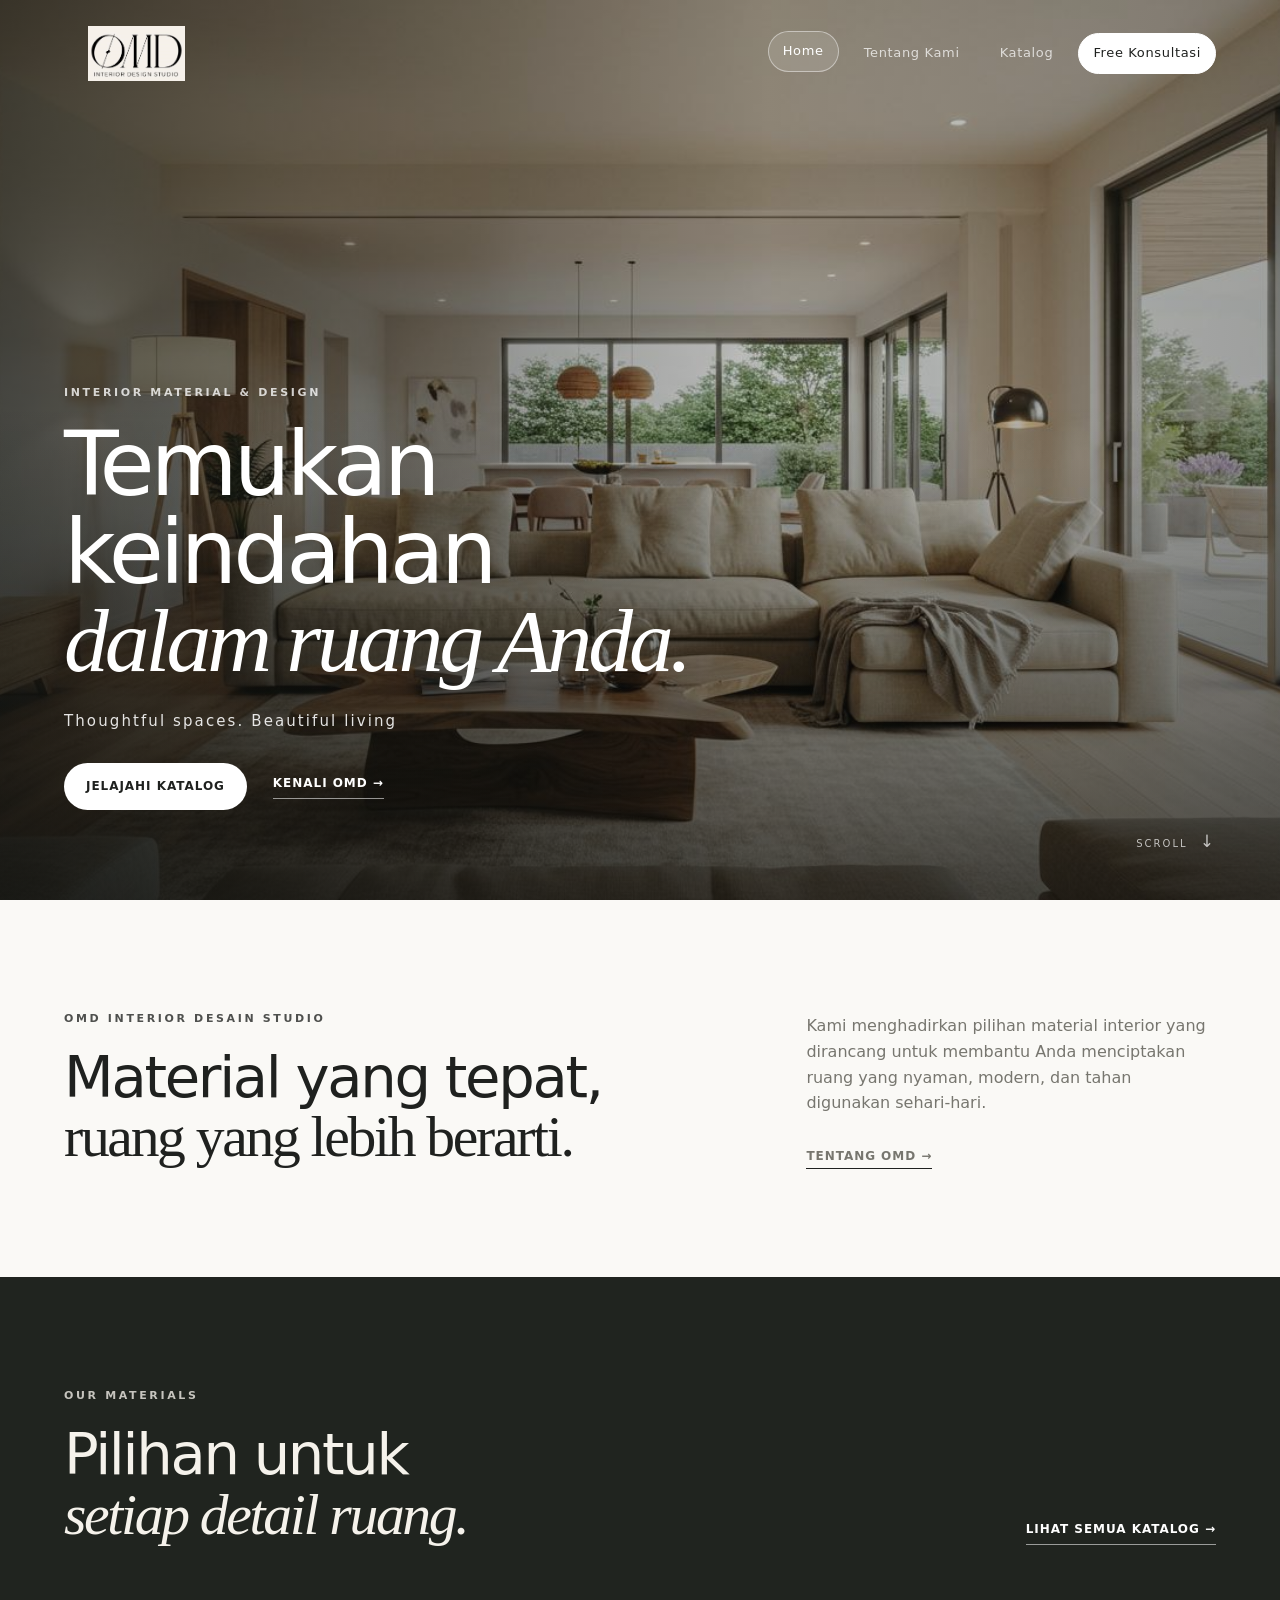
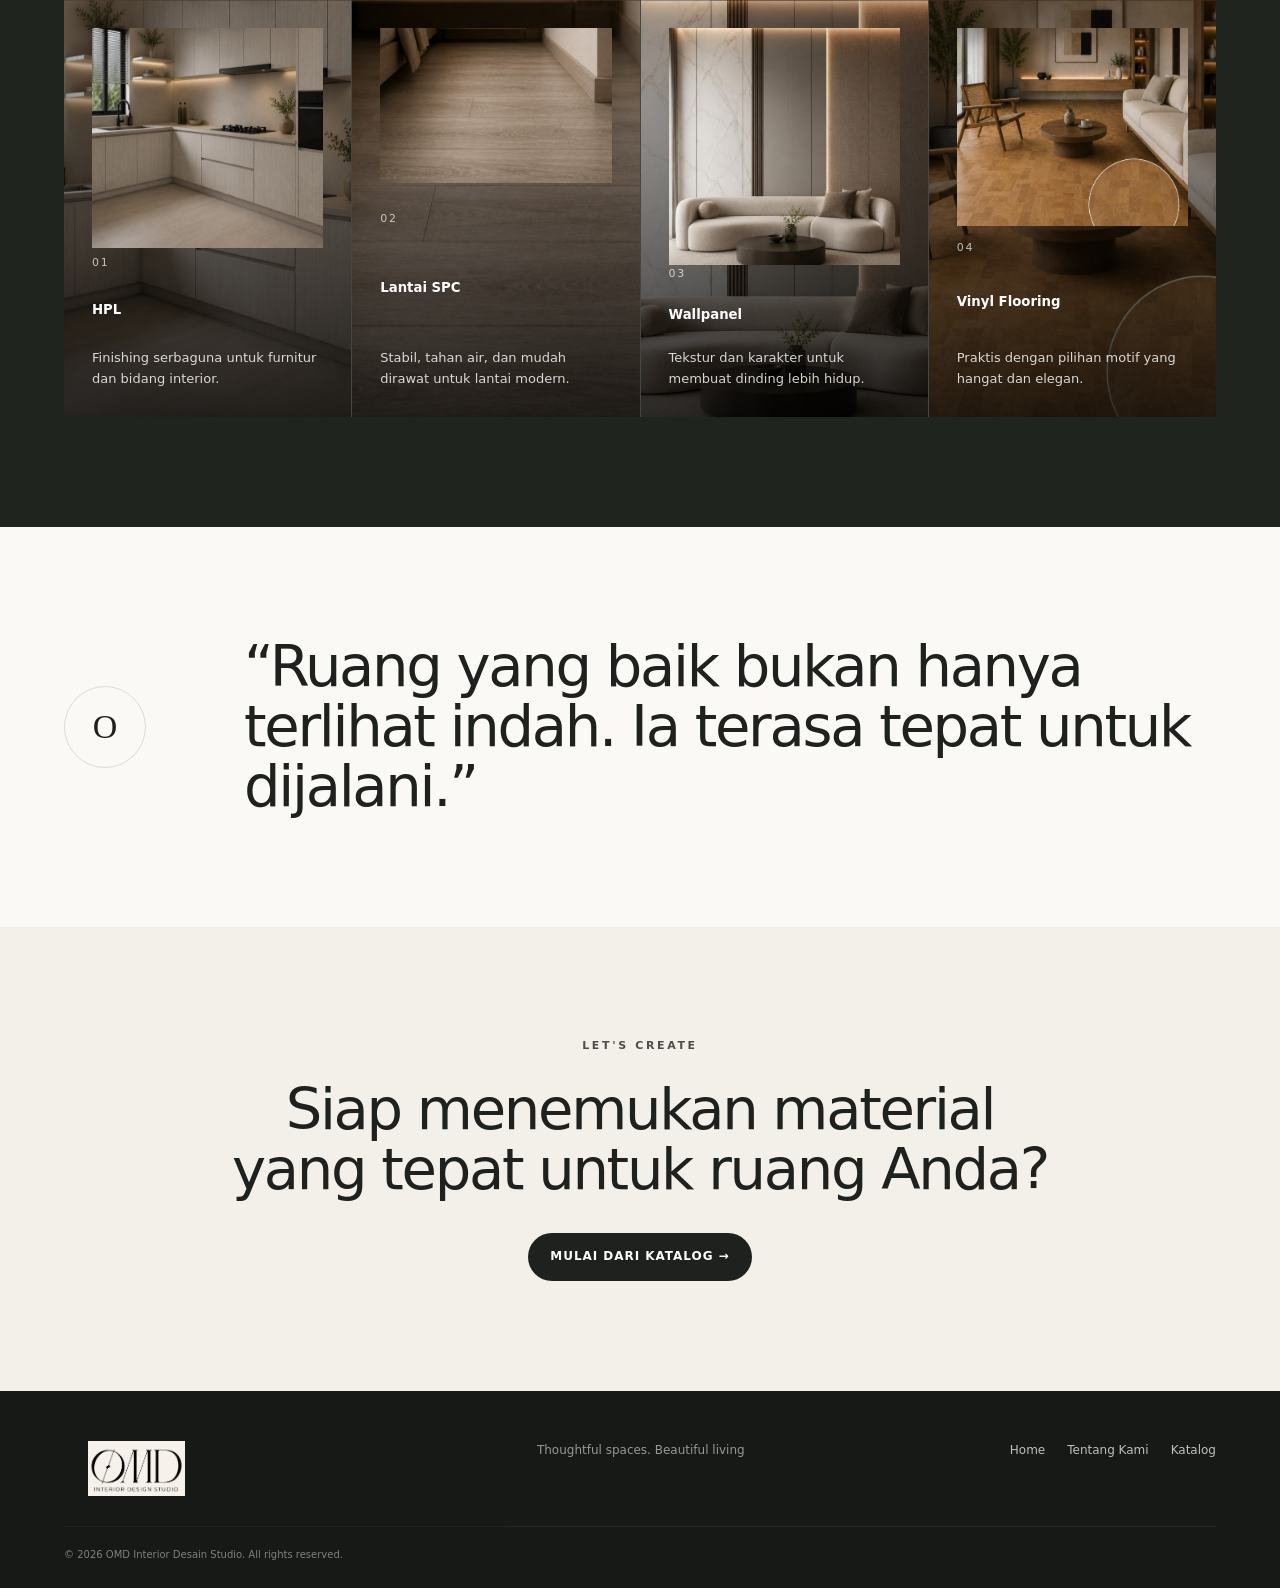
<file: index.html>
<!DOCTYPE html>
<html lang="id">

<head>
  <meta charset="UTF-8">
  <meta name="viewport" content="width=device-width, initial-scale=1.0">

  <meta name="description"
    content="OMD Interior Desain Studio — solusi material dan desain interior untuk ruang yang indah, fungsional, dan berkarakter.">

  <title>OMD Interior Desain Studio — Home</title>

  <link rel="stylesheet" href="css/style.css">
</head>

<body class="home-page">

  <header class="site-header">

    <!-- LOGO OMD -->
    <a class="brand" href="index.html">
      <img src="assets/logo/OMD-INTERIOR.PNG" alt="OMD Interior Desain Studio" class="brand-logo">
    </a>

    <button class="menu-toggle" aria-label="Buka menu">
      ☰
    </button>

    <nav class="main-nav">

      <a class="active" href="index.html">
        Home
      </a>

      <a href="about.html">
        Tentang Kami
      </a>

      <a href="katalog.html">
        Katalog
      </a>

      <a href="https://wa.me/628999089275" target="_blank" rel="noopener noreferrer" class="nav-cta">
        Free Konsultasi
      </a>

    </nav>
  </header>


  <main>

    <!-- HERO -->
    <section class="hero">

      <div class="hero-overlay"></div>

      <div class="hero-content">

        <p class="eyebrow">
          INTERIOR MATERIAL &amp; DESIGN
        </p>

        <h1>
          Temukan keindahan<br>
          <em>dalam ruang Anda.</em>
        </h1>

        <p class="hero-subtitle">
          Thoughtful spaces. Beautiful living
        </p>

        <div class="hero-actions">

          <a class="btn btn-light" href="katalog.html">
            Jelajahi Katalog
          </a>

          <a class="text-link light" href="about.html">
            Kenali OMD →
          </a>

        </div>

      </div>

      <div class="hero-scroll">
        SCROLL <span>↓</span>
      </div>

    </section>


    <!-- INTRO -->
    <section class="intro section">

      <div>

        <p class="eyebrow">
          OMD INTERIOR DESAIN STUDIO
        </p>

        <h2>
          Material yang tepat,<br>
          <span>ruang yang lebih berarti.</span>
        </h2>

      </div>

      <div class="intro-copy">

        <p>
          Kami menghadirkan pilihan material interior yang dirancang
          untuk membantu Anda menciptakan ruang yang nyaman, modern,
          dan tahan digunakan sehari-hari.
        </p>

        <a class="text-link" href="about.html">
          Tentang OMD →
        </a>

      </div>

    </section>


    <!-- MATERIAL -->
    <section class="material-preview section section-dark">

      <div class="section-heading">

        <div>

          <p class="eyebrow">
            OUR MATERIALS
          </p>

          <h2>
            Pilihan untuk<br>
            <em>setiap detail ruang.</em>
          </h2>

        </div>

        <a class="text-link light" href="katalog.html">
          Lihat semua katalog →
        </a>

      </div>


      <div class="material-grid">

        <a class="material-tile" href="katalog.html?category=hpl">
          <img src="assets/katalog_bahan/hpl/hpl.png" alt="HPL">
          <span>01</span>

          <h5>HPL</h5>

          <p>
            Finishing serbaguna untuk furnitur dan bidang interior.
          </p>
        </a>


        <a class="material-tile featured" href="katalog.html?category=spc">
          <img src="assets/katalog_bahan/lantai-spc/lantai-spc.png" alt="SPC">
          <span>02</span>

          <h5>Lantai SPC</h5>

          <p>
            Stabil, tahan air, dan mudah dirawat untuk lantai modern.
          </p>
        </a>


        <a class="material-tile" href="katalog.html?category=wallpanel">
          <img src="assets/katalog_bahan/wallpanel/wallpanel.png" alt="Wallpanel">
          <span>03</span>

          <h5>Wallpanel</h5>

          <p>
            Tekstur dan karakter untuk membuat dinding lebih hidup.
          </p>
        </a>


        <a class="material-tile" href="katalog.html?category=vinyl">
          <img src="assets/katalog_bahan/vinyl-flooring/vinyl-flooring.png" alt="Vinyl">
          <span>04</span>

          <h5>Vinyl Flooring</h5>

          <p>
            Praktis dengan pilihan motif yang hangat dan elegan.
          </p>
        </a>

      </div>

    </section>


    <!-- STATEMENT -->
    <section class="statement section">

      <div class="statement-mark">
        O
      </div>

      <p>
        “Ruang yang baik bukan hanya terlihat indah.
        Ia terasa tepat untuk dijalani.”
      </p>

    </section>


    <!-- CTA -->
    <section class="cta section">

      <p class="eyebrow">
        LET'S CREATE
      </p>

      <h2>
        Siap menemukan material<br>
        yang tepat untuk ruang Anda?
      </h2>

      <a class="btn btn-dark" href="katalog.html">
        Mulai dari Katalog →
      </a>

    </section>

  </main>


  <!-- FOOTER -->
  <footer class="footer">

    <div class="footer-brand">
      <img src="assets/logo/OMD-INTERIOR.PNG" alt="OMD Interior Desain Studio" class="footer-logo">
    </div>

    <div class="footer-copy">
      Thoughtful spaces. Beautiful living
    </div>

    <div class="footer-nav">

      <a href="index.html">
        Home
      </a>

      <a href="about.html">
        Tentang Kami
      </a>

      <a href="katalog.html">
        Katalog
      </a>

    </div>

    <div class="footer-bottom">
      © 2026 OMD Interior Desain Studio. All rights reserved.
    </div>

  </footer>


  <script src="js/main.js"></script>

</body>

</html>
</file>
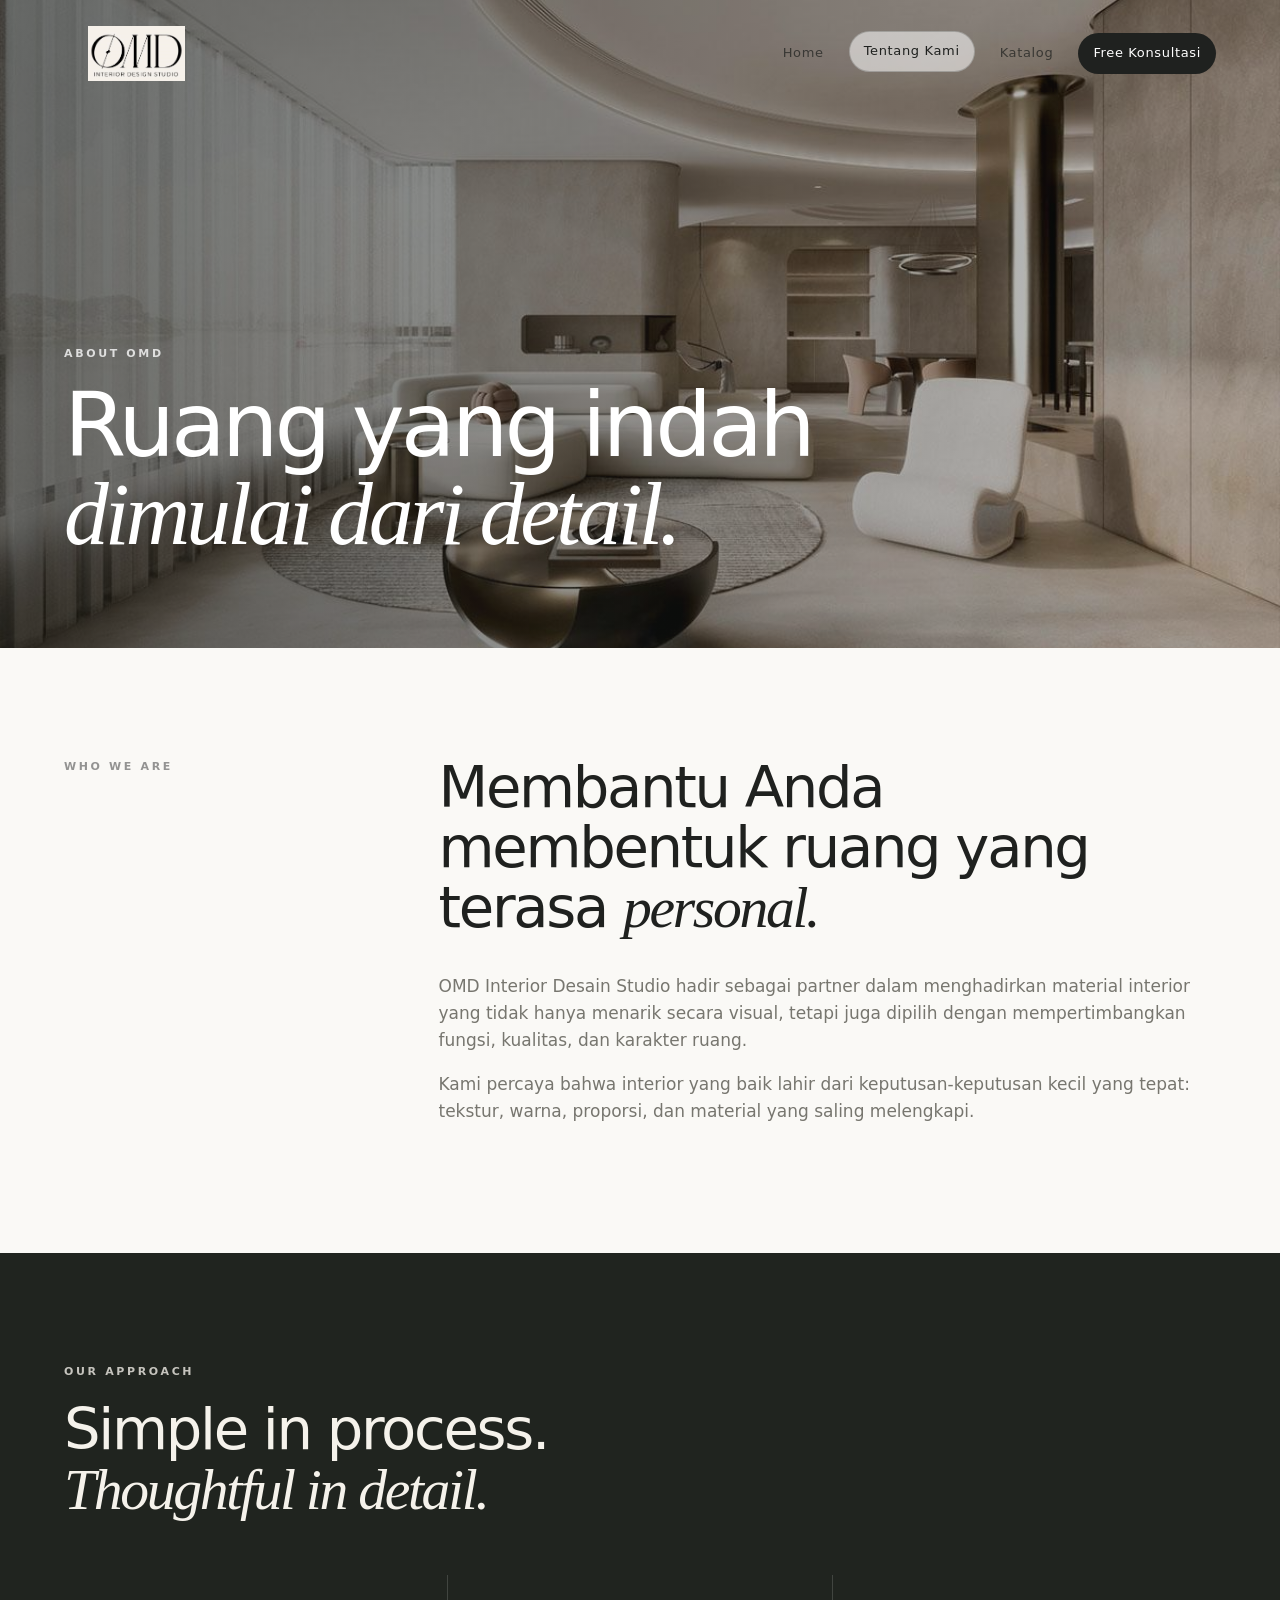
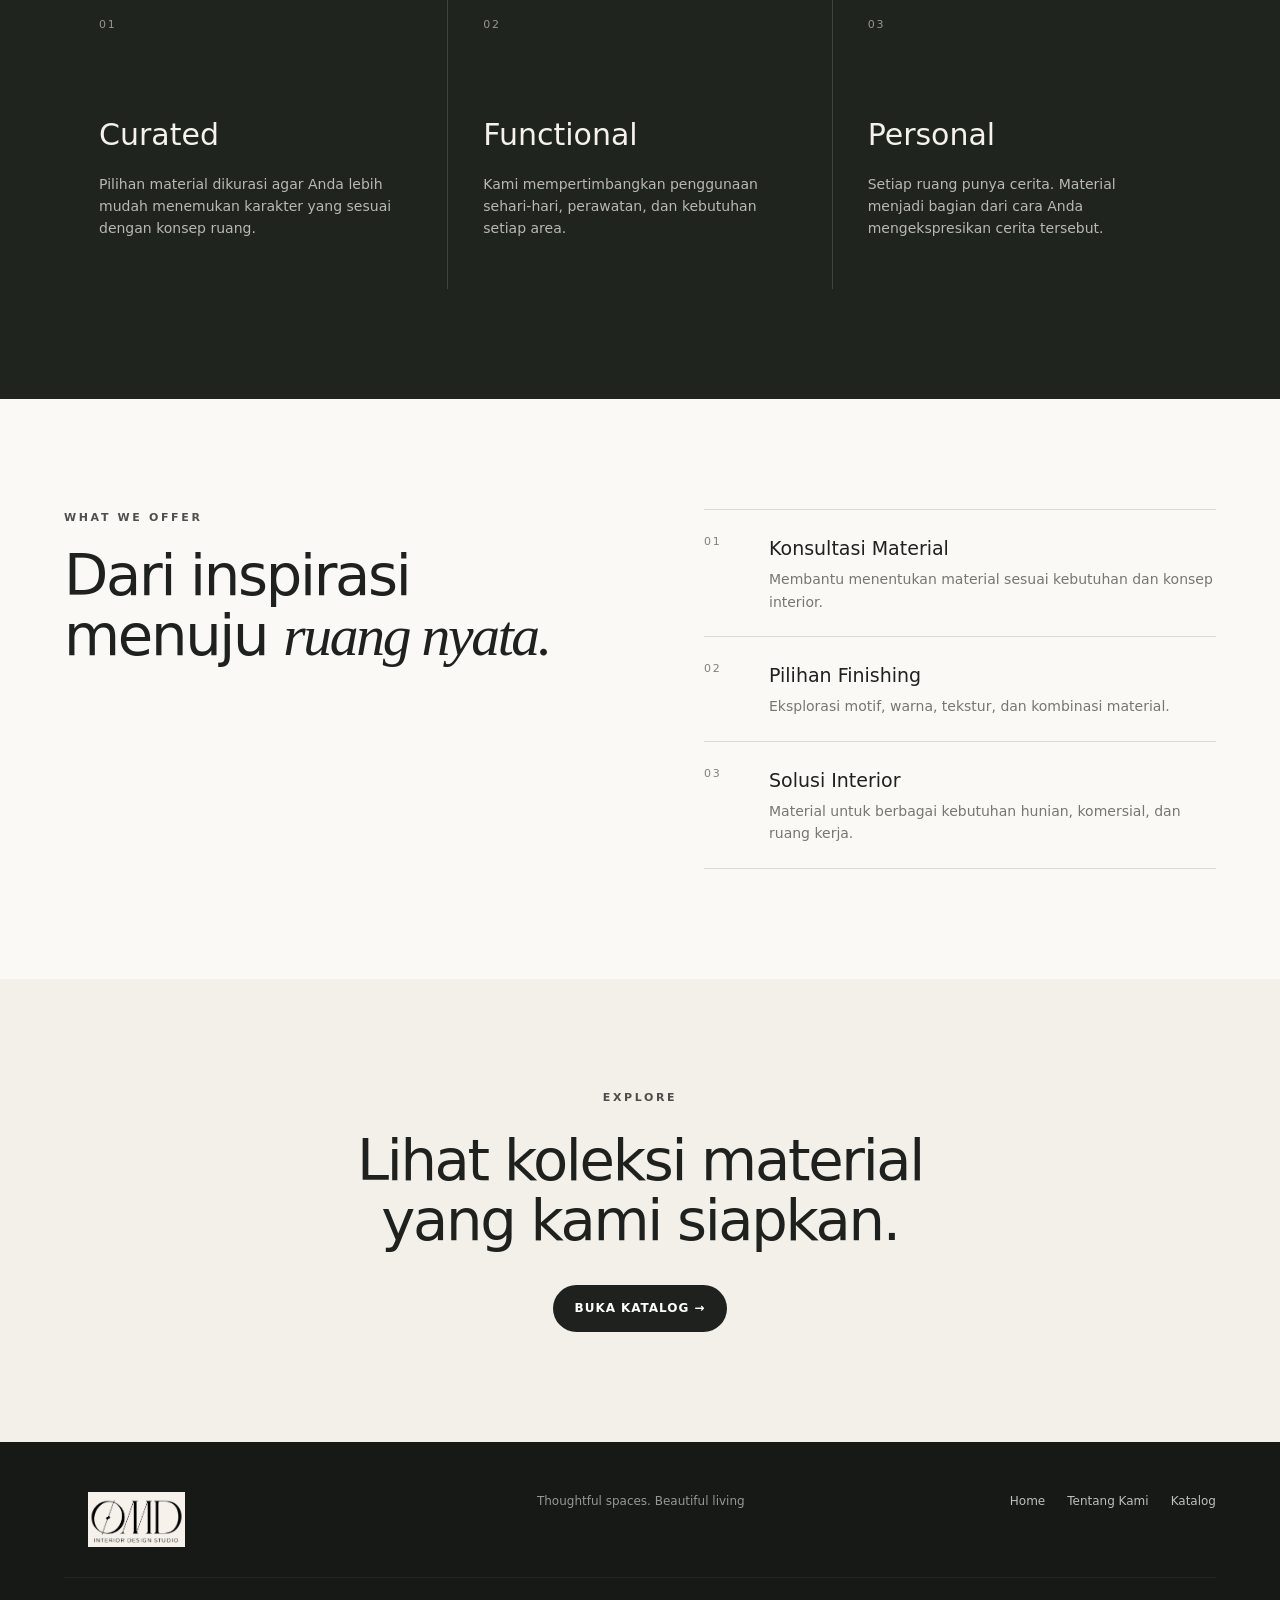
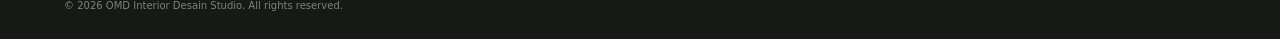
<file: about.html>
<!DOCTYPE html>
<html lang="id">

<head>
  <meta charset="UTF-8">
  <meta name="viewport" content="width=device-width, initial-scale=1.0">

  <meta name="description"
    content="Tentang OMD Interior Desain Studio — partner untuk material dan solusi desain interior.">

  <title>Tentang Kami — OMD Interior Desain Studio</title>

  <link rel="stylesheet" href="css/style.css">
</head>


<body>

  <header class="site-header">

    <!-- LOGO OMD -->
    <a class="brand" href="index.html">
      <img src="assets/logo/OMD-INTERIOR.PNG" alt="OMD Interior Desain Studio" class="brand-logo">
    </a>

    <button class="menu-toggle" aria-label="Buka menu">
      ☰
    </button>

    <nav class="main-nav">

      <a href="index.html">
        Home
      </a>

      <a class="active" href="about.html">
        Tentang Kami
      </a>

      <a href="katalog.html">
        Katalog
      </a>

      <a href="https://wa.me/628999089275" target="_blank" rel="noopener noreferrer" class="nav-cta">
        Free Konsultasi
      </a>

    </nav>

  </header>


  <main>

    <!-- ABOUT HERO -->
    <section class="page-hero">

      <div>

        <p class="eyebrow">
          ABOUT OMD
        </p>

        <h1>
          Ruang yang indah<br>
          <em>dimulai dari detail.</em>
        </h1>

      </div>

    </section>


    <!-- ABOUT STORY -->
    <section class="about-story section">

      <div class="about-label">

        <p class="eyebrow">
          WHO WE ARE
        </p>

      </div>

      <div class="about-text">

        <h2>
          Membantu Anda membentuk ruang yang terasa
          <em>personal.</em>
        </h2>

        <p>
          OMD Interior Desain Studio hadir sebagai partner
          dalam menghadirkan material interior yang tidak hanya
          menarik secara visual, tetapi juga dipilih dengan
          mempertimbangkan fungsi, kualitas, dan karakter ruang.
        </p>

        <p>
          Kami percaya bahwa interior yang baik lahir dari
          keputusan-keputusan kecil yang tepat: tekstur, warna,
          proporsi, dan material yang saling melengkapi.
        </p>

      </div>

    </section>


    <!-- VALUES -->
    <section class="values section section-dark">

      <div class="section-heading">

        <div>

          <p class="eyebrow">
            OUR APPROACH
          </p>

          <h2>
            Simple in process.<br>
            <em>Thoughtful in detail.</em>
          </h2>

        </div>

      </div>


      <div class="value-grid">

        <article>

          <span>01</span>

          <h3>
            Curated
          </h3>

          <p>
            Pilihan material dikurasi agar Anda lebih mudah
            menemukan karakter yang sesuai dengan konsep ruang.
          </p>

        </article>


        <article>

          <span>02</span>

          <h3>
            Functional
          </h3>

          <p>
            Kami mempertimbangkan penggunaan sehari-hari,
            perawatan, dan kebutuhan setiap area.
          </p>

        </article>


        <article>

          <span>03</span>

          <h3>
            Personal
          </h3>

          <p>
            Setiap ruang punya cerita. Material menjadi bagian
            dari cara Anda mengekspresikan cerita tersebut.
          </p>

        </article>

      </div>

    </section>


    <!-- SERVICES -->
    <section class="about-services section">

      <div>

        <p class="eyebrow">
          WHAT WE OFFER
        </p>

        <h2>
          Dari inspirasi<br>
          menuju <em>ruang nyata.</em>
        </h2>

      </div>


      <div class="service-list">

        <div>

          <span>01</span>

          <strong>
            Konsultasi Material
          </strong>

          <p>
            Membantu menentukan material sesuai kebutuhan
            dan konsep interior.
          </p>

        </div>


        <div>

          <span>02</span>

          <strong>
            Pilihan Finishing
          </strong>

          <p>
            Eksplorasi motif, warna, tekstur, dan kombinasi material.
          </p>

        </div>


        <div>

          <span>03</span>

          <strong>
            Solusi Interior
          </strong>

          <p>
            Material untuk berbagai kebutuhan hunian,
            komersial, dan ruang kerja.
          </p>

        </div>

      </div>

    </section>


    <!-- CTA -->
    <section class="cta section">

      <p class="eyebrow">
        EXPLORE
      </p>

      <h2>
        Lihat koleksi material<br>
        yang kami siapkan.
      </h2>

      <a class="btn btn-dark" href="katalog.html">
        Buka Katalog →
      </a>

    </section>

  </main>


  <!-- FOOTER -->
  <footer class="footer">

    <div class="footer-brand">

      <img src="assets/logo/OMD-INTERIOR.PNG" alt="OMD Interior Desain Studio" class="footer-logo">

    </div>

    <div class="footer-copy">
      Thoughtful spaces. Beautiful living
    </div>

    <div class="footer-nav">

      <a href="index.html">
        Home
      </a>

      <a href="about.html">
        Tentang Kami
      </a>

      <a href="katalog.html">
        Katalog
      </a>

    </div>

    <div class="footer-bottom">
      © 2026 OMD Interior Desain Studio. All rights reserved.
    </div>

  </footer>


  <script src="js/main.js"></script>

</body>

</html>
</file>
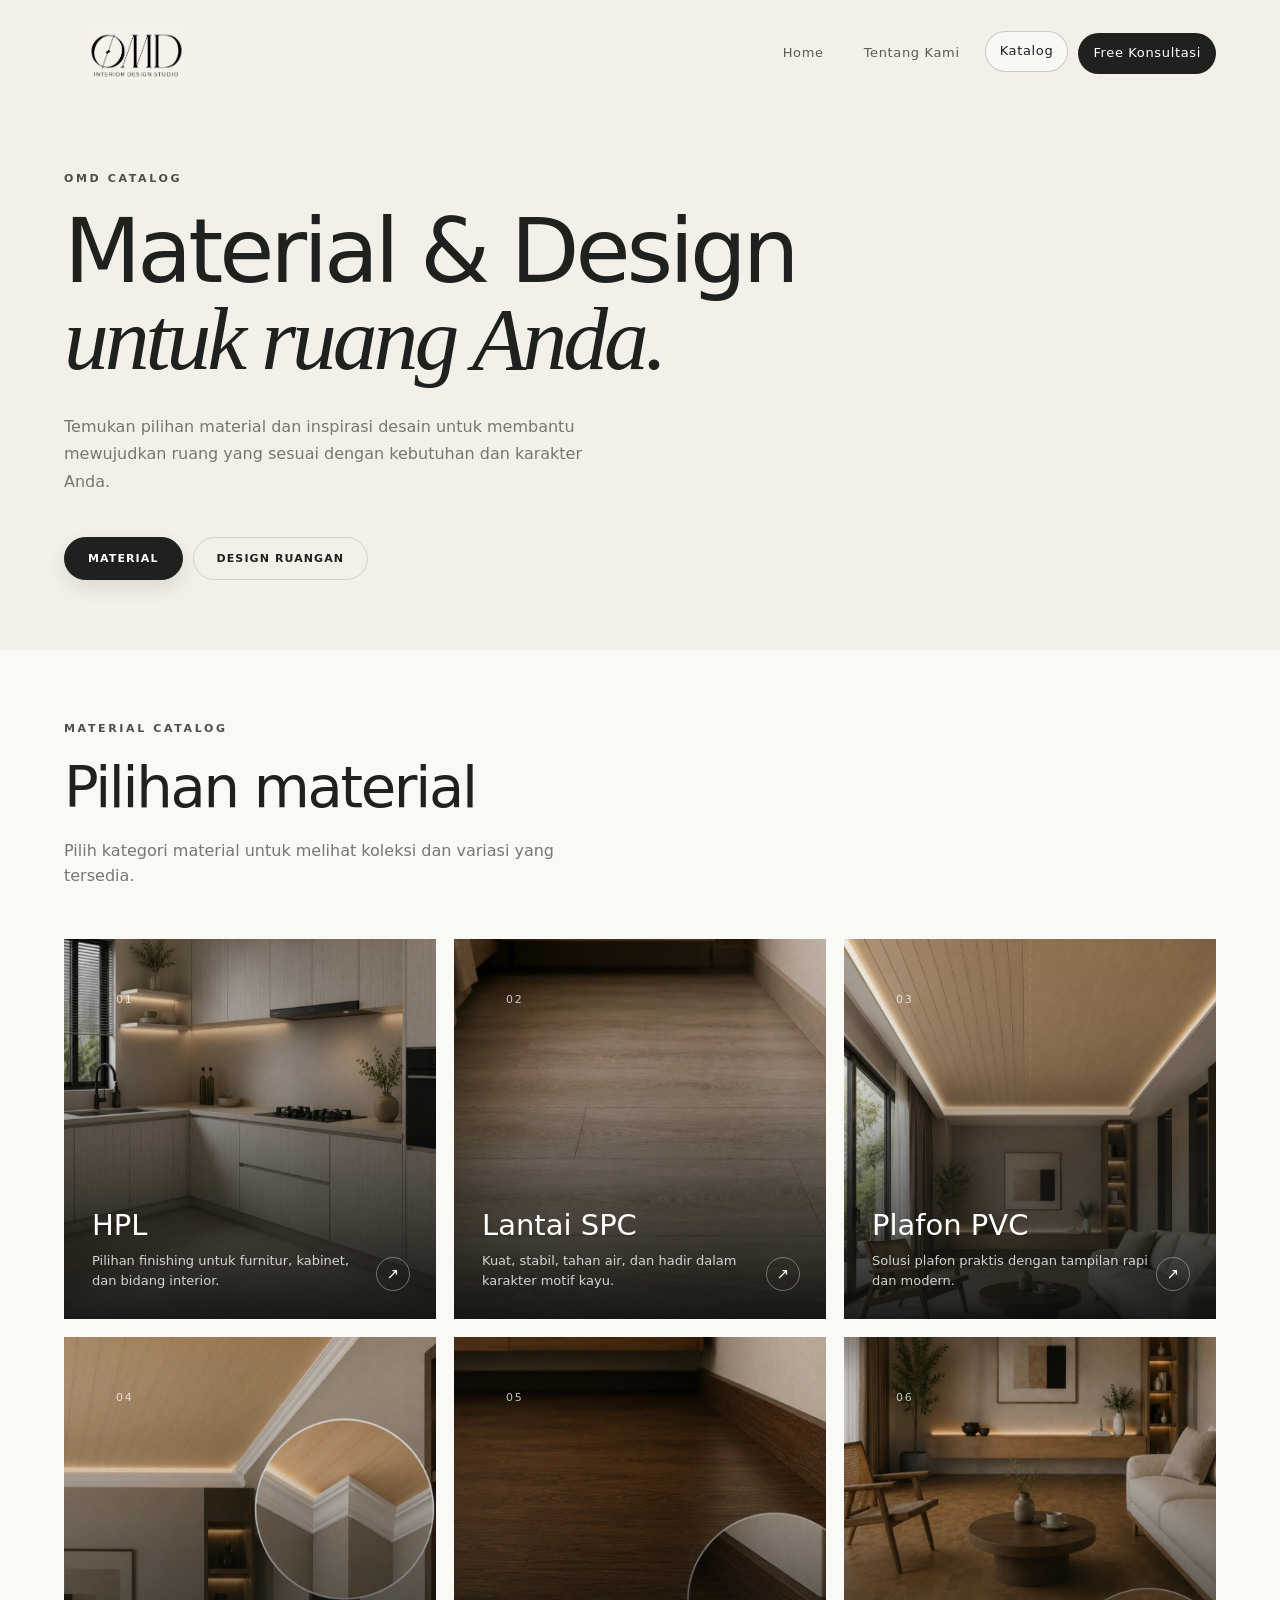
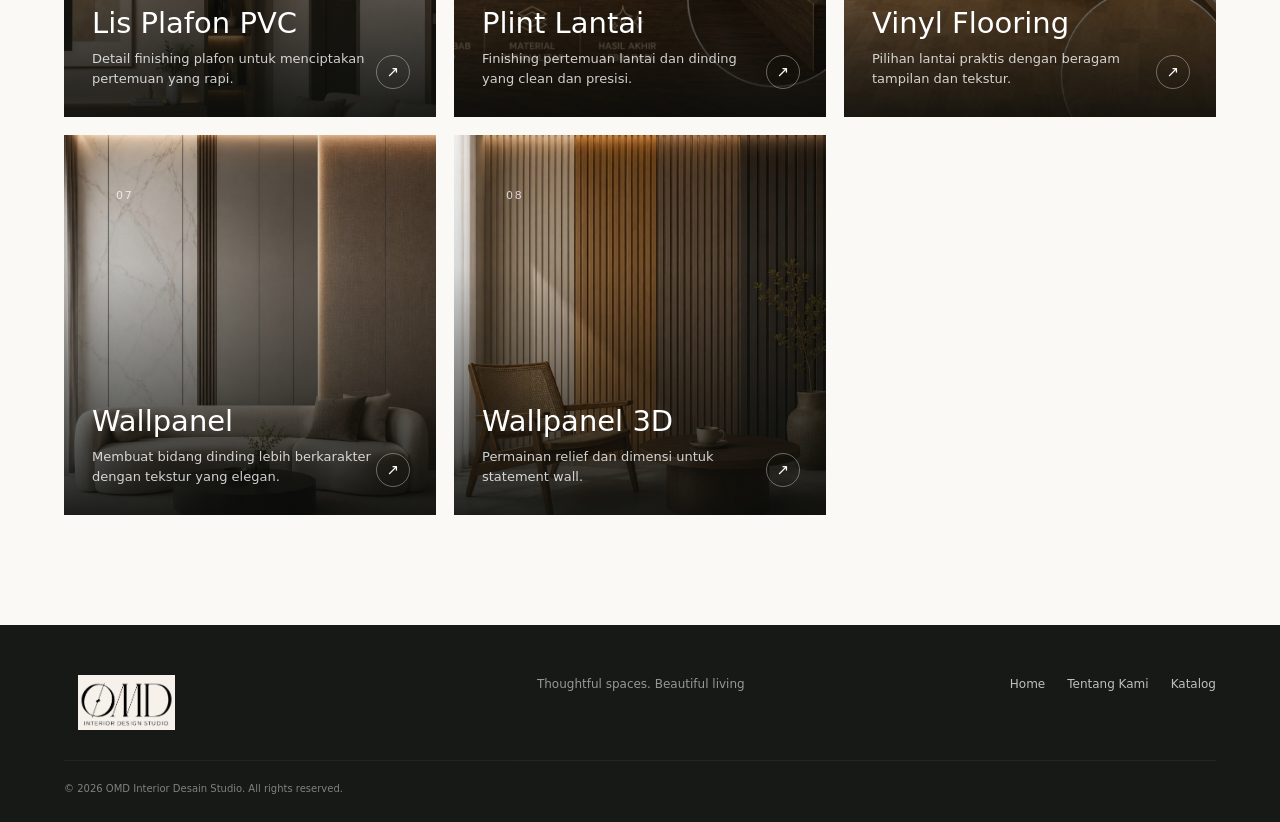
<file: katalog.html>
<!DOCTYPE html>
<html lang="id">

<head>

  <meta charset="UTF-8">

  <meta name="viewport" content="width=device-width, initial-scale=1.0">

  <meta name="description" content="Katalog material dan desain ruangan OMD Interior Desain Studio.">

  <title>
    Katalog — OMD Interior Desain Studio
  </title>

  <link rel="stylesheet" href="css/style.css">

  <!-- CSS khusus halaman katalog -->
  <link rel="stylesheet" href="css/catalog.css">

</head>


<body>

  <!-- =========================================
       HEADER
       ========================================= -->

  <header class="site-header">

    <a class="brand" href="index.html">

      <img src="assets/logo/OMD-INTERIOR.PNG" alt="OMD Interior Desain Studio" class="brand-logo">

    </a>


    <button class="menu-toggle" aria-label="Buka menu">
      ☰
    </button>


    <nav class="main-nav">

      <a href="index.html">
        Home
      </a>

      <a href="about.html">
        Tentang Kami
      </a>

      <a class="active" href="katalog.html">
        Katalog
      </a>

      <a href="https://wa.me/628999089275" target="_blank" rel="noopener noreferrer" class="nav-cta">
        Free Konsultasi
      </a>

    </nav>

  </header>


  <main>


    <!-- =========================================
         CATALOG HEADER
         ========================================= -->

    <section class="catalog-header section">

      <p class="eyebrow">
        OMD CATALOG
      </p>


      <h1>
        Material &amp; Design<br>
        <em>untuk ruang Anda.</em>
      </h1>


      <p class="catalog-lead">

        Temukan pilihan material dan inspirasi
        desain untuk membantu mewujudkan ruang
        yang sesuai dengan kebutuhan dan karakter Anda.

      </p>


      <!-- =====================================
           CATALOG SWITCH
           ===================================== -->

      <div class="catalog-switch">

        <button type="button" class="catalog-switch-btn active" data-catalog-type="material">
          Material
        </button>


        <button type="button" class="catalog-switch-btn" data-catalog-type="design">
          Design Ruangan
        </button>

      </div>

    </section>


    <!-- =========================================
         CATEGORY SECTION
         ========================================= -->

    <section class="catalog-categories section">


      <!-- Judul dinamis -->
      <div id="categoryHeading" class="catalog-section-heading">

        <p id="categoryEyebrow" class="eyebrow">
          MATERIAL CATALOG
        </p>


        <h2 id="categoryHeadingTitle">
          Pilihan material
        </h2>


        <p id="categoryHeadingDescription">

          Pilih kategori material untuk melihat
          koleksi dan variasi yang tersedia.

        </p>

      </div>


      <!-- Kartu kategori -->
      <div id="categoryGrid" class="catalog-grid"></div>

    </section>


    <!-- =========================================
         DETAIL
         ========================================= -->

    <section id="catalog-detail" class="catalog-detail section section-dark">

      <div class="detail-top">

        <div>

          <p id="detailEyebrow" class="eyebrow">
            SELECTED MATERIAL
          </p>


          <h2 id="detailTitle">
            Lantai SPC
          </h2>


          <p id="detailDescription">
            Pilih kategori untuk melihat variasi.
          </p>

        </div>


        <button id="closeDetail" class="detail-close" type="button" aria-label="Tutup detail">
          ×
        </button>

      </div>


      <div id="detailContent" class="detail-content"></div>

    </section>

  </main>


  <!-- =========================================
       FOOTER
       ========================================= -->

  <footer class="footer">

    <div class="footer-brand">

      <img src="assets/logo/OMD-INTERIOR.PNG" alt="OMD Interior Desain Studio" class="footer-logo">

    </div>


    <div class="footer-copy">
      Thoughtful spaces. Beautiful living
    </div>


    <div class="footer-nav">

      <a href="index.html">
        Home
      </a>

      <a href="about.html">
        Tentang Kami
      </a>

      <a href="katalog.html">
        Katalog
      </a>

    </div>


    <div class="footer-bottom">
      © 2026 OMD Interior Desain Studio.
      All rights reserved.
    </div>

  </footer>


  <!-- JAVASCRIPT -->

  <script src="js/catalog.js"></script>
  <script src="js/main.js"></script>

</body>

</html>
</file>
<file: css/style.css>
:root {
  --ink: #1f211f;
  --muted: #77766f;
  --cream: #f3f0e9;
  --paper: #faf9f6;
  --dark: #20241f;
  --line: rgba(31, 33, 31, .14);
  --accent: #a98557;

  --serif: Georgia, "Times New Roman", serif;
  --sans: Inter, ui-sans-serif, system-ui, -apple-system, BlinkMacSystemFont, "Segoe UI", sans-serif;
}


/* =========================================
   RESET
========================================= */

* {
  box-sizing: border-box;
}

html {
  scroll-behavior: smooth;
}

body {
  margin: 0;
  background: var(--paper);
  color: var(--ink);
  font-family: var(--sans);
  line-height: 1.6;
}

a {
  color: inherit;
  text-decoration: none;
}

button {
  font: inherit;
}


/* =========================================
   NAVBAR
========================================= */

.site-header {
  position: absolute;
  z-index: 20;
  top: 0;
  left: 0;
  width: 100%;

  display: flex;
  align-items: center;
  justify-content: space-between;

  padding: 26px 5vw;

  color: var(--ink);
}


/* LOGO */

.brand {
  font-size: 18px;
  font-weight: 800;
  letter-spacing: .18em;
  color: var(--ink);

  transition: opacity .3s ease;
}

.brand span {
  font-weight: 400;
  color: var(--ink);
}

.brand:hover {
  opacity: .7;
}


/* MAIN NAV */

.main-nav {
  display: flex;
  gap: 10px;
  align-items: center;

  font-size: 13px;
  letter-spacing: .05em;
}

.main-nav a {
  position: relative;

  display: inline-flex;
  align-items: center;
  justify-content: center;

  padding: 9px 14px;

  color: var(--ink);
  opacity: .72;

  border: 1px solid transparent;
  border-radius: 100px;

  transition:
    color .3s ease,
    opacity .3s ease,
    border-color .3s ease,
    background .3s ease,
    transform .3s ease;
}

.main-nav a:hover,
.main-nav a.active {
  color: var(--ink);
  opacity: 1;

  border-color: rgba(31, 33, 31, .22);
  background: rgba(255, 255, 255, .55);

  transform: translateY(-2px);
}


/* NAVBAR CTA */

.nav-cta {
  display: inline-flex;
  align-items: center;
  justify-content: center;

  padding: 10px 17px;

  border: 1px solid var(--ink);
  border-radius: 100px;

  background: var(--ink);
  color: #fff !important;

  opacity: 1 !important;

  transition:
    background .3s ease,
    color .3s ease,
    transform .3s ease,
    box-shadow .3s ease;
}

.nav-cta:hover {
  background: transparent;
  color: var(--ink) !important;

  transform: translateY(-2px);

  box-shadow: 0 8px 20px rgba(31, 33, 31, .08);
}


/* =========================================
   HOME NAVBAR
   Navbar di atas foto menggunakan warna putih
========================================= */

.home-page .site-header {
  color: #fff;
}

.home-page .brand,
.home-page .brand span {
  color: #fff;
}

.home-page .main-nav a {
  color: #fff;
}

.home-page .main-nav a:hover,
.home-page .main-nav a.active {
  color: #fff;

  border-color: rgba(255, 255, 255, .45);
  background: rgba(255, 255, 255, .12);
}

.home-page .nav-cta {
  border-color: #fff;
  background: #fff;
  color: var(--ink) !important;
}

.home-page .nav-cta:hover {
  background: transparent;
  color: #fff !important;
  box-shadow: none;
}


/* =========================================
   MOBILE MENU BUTTON
========================================= */

.menu-toggle {
  display: none;

  background: none;
  border: 0;

  color: var(--ink);
  font-size: 25px;

  cursor: pointer;
}

.home-page .menu-toggle {
  color: #fff;
}


/* =========================================
   HERO HOME
========================================= */

.hero {
  min-height: 100vh;

  position: relative;

  display: flex;
  align-items: flex-end;

  overflow: hidden;

  color: #fff;

  background:
    linear-gradient(90deg,
      rgba(22, 25, 22, .72),
      rgba(22, 25, 22, .25) 60%,
      rgba(22, 25, 22, .38)),
    url("../assets/hero-room.jpg") center/cover,
    linear-gradient(135deg, #756b5d, #252823);
}

.hero-overlay {
  position: absolute;
  inset: 0;

  background:
    linear-gradient(0deg,
      rgba(10, 12, 10, .55),
      transparent 55%);
}

.hero-content {
  position: relative;
  z-index: 1;

  padding: 0 5vw 10vh;

  max-width: 900px;
}

.eyebrow {
  font-size: 11px;
  letter-spacing: .24em;
  font-weight: 700;

  margin: 0 0 20px;

  opacity: .78;
}

.hero h1,
.page-hero h1,
.catalog-header h1 {
  font-size: clamp(48px, 7vw, 92px);

  line-height: .98;
  letter-spacing: -.045em;

  margin: 0;

  font-weight: 500;
}

h1 em,
h2 em {
  font-family: var(--serif);
  font-weight: 400;
}

.hero-subtitle {
  font-size: 15px;
  letter-spacing: .14em;

  margin: 24px 0 30px;

  opacity: .88;
}

.hero-actions {
  display: flex;
  gap: 26px;
  align-items: center;
}

.hero-scroll {
  position: absolute;

  right: 5vw;
  bottom: 45px;

  font-size: 10px;
  letter-spacing: .2em;

  opacity: .7;
}

.hero-scroll span {
  font-size: 17px;
  margin-left: 7px;
}


/* =========================================
   BUTTONS
========================================= */

.btn {
  display: inline-flex;
  align-items: center;
  justify-content: center;

  padding: 13px 21px;

  border-radius: 100px;
  border: 1px solid transparent;

  font-size: 12px;
  font-weight: 700;
  letter-spacing: .08em;

  text-transform: uppercase;

  transition:
    transform .3s ease,
    background .3s ease,
    color .3s ease,
    border-color .3s ease;
}

.btn:hover {
  transform: translateY(-2px);
}

.btn-light {
  background: #fff;
  color: var(--ink);
}

.btn-dark {
  background: var(--ink);
  color: #fff;
}

.text-link {
  font-size: 12px;
  font-weight: 700;
  letter-spacing: .08em;

  text-transform: uppercase;

  border-bottom: 1px solid var(--ink);

  padding-bottom: 5px;
}

.text-link.light {
  color: #fff;
  border-color: rgba(255, 255, 255, .55);
}


/* =========================================
   GENERAL SECTION
========================================= */

.section {
  padding: 110px 5vw;
}


/* =========================================
   INTRO
========================================= */

.intro {
  display: grid;
  grid-template-columns: 1.2fr .8fr;

  gap: 10vw;

  align-items: end;
}

.intro h2,
.section-heading h2,
.statement p,
.about-text h2,
.about-services h2,
.cta h2 {
  font-size: clamp(38px, 4.5vw, 64px);

  line-height: 1.04;
  letter-spacing: -.04em;

  font-weight: 500;

  margin: 0;
}

.intro h2 span {
  font-family: var(--serif);
  font-weight: 400;
}

.intro-copy {
  max-width: 480px;
  color: var(--muted);
}

.intro-copy p {
  font-size: 16px;
  margin: 0 0 26px;
}


/* =========================================
   DARK SECTION
========================================= */

.section-dark {
  background: var(--dark);
  color: #f5f2eb;
}

.section-heading {
  display: flex;

  justify-content: space-between;

  gap: 30px;

  align-items: end;

  margin-bottom: 55px;
}


/* =========================================
   MATERIAL GRID
========================================= */

.material-grid {
  display: grid;

  grid-template-columns: repeat(4, 1fr);

  gap: 1px;

  background: rgba(255, 255, 255, .16);
}


/* MATERIAL TILE */

.material-tile {
  position: relative;

  min-height: 310px;

  padding: 28px;

  display: flex;
  flex-direction: column;
  justify-content: space-between;

  overflow: hidden;

  color: #fff;

  background-color: #333;
  background-size: cover;
  background-position: center;

  transition:
    transform .35s ease,
    box-shadow .35s ease;
}


/* MATERIAL IMAGE BACKGROUND */

.material-tile:nth-child(1) {
  background-image:
    linear-gradient(to top,
      rgba(0, 0, 0, .78),
      rgba(0, 0, 0, .15)),
    url("/assets/hpl/hpl.png");
}

.material-tile:nth-child(2) {
  background-image:
    linear-gradient(to top,
      rgba(0, 0, 0, .78),
      rgba(0, 0, 0, .15)),
    url("/assets/lantai-spc/lantai-spc.png");
}

.material-tile:nth-child(3) {
  background-image:
    linear-gradient(to top,
      rgba(0, 0, 0, .78),
      rgba(0, 0, 0, .15)),
    url("/assets/wallpanel/wallpanel.png");
}

.material-tile:nth-child(4) {
  background-image:
    linear-gradient(to top,
      rgba(0, 0, 0, .78),
      rgba(0, 0, 0, .15)),
    url("/assets/vinyl-flooring/vinyl-flooring.png");
}


/* MATERIAL TEXT */

.material-tile span,
.material-tile h3,
.material-tile p {
  position: relative;
  z-index: 2;
}

.material-tile span {
  font-size: 11px;
  letter-spacing: .16em;
  opacity: .7;
}

.material-tile h3 {
  color: #fff;

  font-size: 29px;
  font-weight: 500;

  margin: 0 0 9px;
}

.material-tile p {
  color: rgba(255, 255, 255, .82);

  font-size: 13px;

  margin: 0;

  max-width: 230px;
}


/* MATERIAL HOVER */

.material-tile:hover {
  transform: translateY(-5px);

  box-shadow:
    0 18px 40px rgba(0, 0, 0, .18);
}


/* =========================================
   STATEMENT
========================================= */

.statement {
  display: grid;

  grid-template-columns: 120px 1fr;

  gap: 60px;

  align-items: center;
}

.statement-mark {
  width: 82px;
  height: 82px;

  border: 1px solid var(--line);
  border-radius: 50%;

  display: grid;
  place-items: center;

  font-family: var(--serif);
  font-size: 34px;
}

.statement p {
  max-width: 950px;
}


/* =========================================
   CTA SECTION
========================================= */

.cta {
  text-align: center;
  background: var(--cream);
}

.cta .eyebrow {
  margin-bottom: 25px;
}

.cta .btn {
  margin-top: 34px;
}


/* =========================================
   FOOTER
========================================= */

.footer {
  background: #161915;
  color: #fff;

  padding: 50px 5vw 25px;

  display: grid;

  grid-template-columns: 1fr 1fr auto;

  gap: 30px;

  align-items: start;
}

.footer-brand {
  font-size: 18px;
  font-weight: 800;
  letter-spacing: .16em;

  color: #fff;
}

.footer-brand span {
  font-weight: 400;
  color: #fff;
}

.footer-copy {
  font-size: 12px;
  opacity: .55;
}

.footer-nav {
  display: flex;

  gap: 22px;

  font-size: 12px;

  opacity: .72;
}

.footer-nav a {
  transition: opacity .25s ease;
}

.footer-nav a:hover {
  opacity: 1;
}

.footer-bottom {
  grid-column: 1/-1;

  border-top: 1px solid rgba(255, 255, 255, .12);

  padding-top: 20px;

  font-size: 10px;

  opacity: .45;
}


/* =========================================
   ABOUT PAGE HERO
========================================= */

.page-hero {
  min-height: 72vh;

  position: relative;

  display: flex;

  align-items: flex-end;

  padding: 0 5vw 90px;

  color: #fff;

  background:
    linear-gradient(90deg,
      rgba(25, 28, 25, .65),
      rgba(25, 28, 25, .25)),
    url("../assets/tentangkami.jpg") center/cover no-repeat,
    linear-gradient(135deg, #242821, #55584e);
}


/* =========================================
   ABOUT STORY
========================================= */

.about-story {
  display: grid;

  grid-template-columns: .35fr 1fr;

  gap: 8vw;
}

.about-text {
  max-width: 850px;
}

.about-text h2 {
  margin-bottom: 35px;
}

.about-text p {
  color: var(--muted);

  max-width: 760px;

  font-size: 17px;
}


/* =========================================
   ABOUT VALUES
========================================= */

.value-grid {
  display: grid;

  grid-template-columns: repeat(3, 1fr);

  gap: 1px;

  background: rgba(255, 255, 255, .15);
}

.value-grid article {
  background: var(--dark);

  padding: 35px;

  min-height: 300px;
}

.value-grid span {
  font-size: 11px;
  letter-spacing: .16em;
  opacity: .55;
}

.value-grid h3 {
  font-size: 30px;

  font-weight: 500;

  margin: 75px 0 12px;
}

.value-grid p {
  font-size: 14px;

  color: #b9b8b1;

  max-width: 300px;
}


/* =========================================
   ABOUT SERVICES
========================================= */

.about-services {
  display: grid;

  grid-template-columns: 1fr 1fr;

  gap: 10vw;
}

.service-list {
  border-top: 1px solid var(--line);
}

.service-list div {
  padding: 23px 0;

  border-bottom: 1px solid var(--line);

  display: grid;

  grid-template-columns: 50px 1fr;

  column-gap: 15px;
}

.service-list span {
  font-size: 11px;
  letter-spacing: .16em;
  opacity: .55;
}

.service-list strong {
  font-size: 19px;
  font-weight: 500;
}

.service-list p {
  grid-column: 2;

  margin: 5px 0 0;

  color: var(--muted);

  font-size: 14px;
}


/* =========================================
   ABOUT COMPANY INFO
========================================= */

.about-info {
  display: grid;

  grid-template-columns: repeat(3, 1fr);

  gap: 30px;

  margin-top: 60px;

  border-top: 1px solid var(--line);

  padding-top: 30px;
}

.about-info-item {
  padding-right: 30px;

  border-right: 1px solid var(--line);
}

.about-info-item:last-child {
  border-right: none;
}

.about-label {
  display: block;

  margin-bottom: 12px;

  font-size: 10px;

  letter-spacing: .18em;

  text-transform: uppercase;

  color: #777;
}

.about-info-item p {
  margin: 0;

  color: var(--ink);

  font-size: 14px;

  line-height: 1.7;
}


/* =========================================
   CATALOG HEADER
========================================= */

.catalog-header {
  padding-top: 170px;
  padding-bottom: 80px;

  background: var(--cream);
}

.catalog-lead {
  max-width: 540px;

  margin: 30px 0 0;

  color: var(--muted);

  font-size: 16px;
}

.catalog-categories {
  padding-top: 50px;
}


/* =========================================
   CATALOG GRID
========================================= */

.catalog-grid {
  display: grid;

  grid-template-columns: repeat(3, 1fr);

  gap: 18px;
}


/* =========================================
   CATALOG CARD
========================================= */

.catalog-card {
  position: relative;

  min-height: 380px;

  overflow: hidden;

  border: none;

  color: #fff;

  background: #333;

  cursor: pointer;

  transition:
    transform .3s ease,
    box-shadow .3s ease;
}

.catalog-card:hover,
.catalog-card.selected {
  transform: translateY(-5px);

  box-shadow:
    0 15px 40px rgba(31, 33, 31, .15);
}


/* CATALOG IMAGE */

.catalog-card-image {
  position: absolute;

  inset: 0;

  width: 100%;
  height: 100%;

  object-fit: cover;

  transition: transform .5s ease;
}

.catalog-card:hover .catalog-card-image {
  transform: scale(1.05);
}


/* CATALOG OVERLAY */

.catalog-card-overlay {
  position: absolute;

  inset: 0;

  background:
    linear-gradient(to top,
      rgba(0, 0, 0, .75),
      rgba(0, 0, 0, .1) 65%);
}


/* CATALOG TEXT */

.catalog-card .catalog-number,
.catalog-card .catalog-card-info,
.catalog-card .catalog-arrow {
  position: relative;
  z-index: 2;
}

.catalog-card .catalog-number {
  display: block;

  padding: 26px;

  color: #fff;

  opacity: .75;
}

.catalog-card-info {
  position: absolute !important;

  left: 26px;
  right: 70px;
  bottom: 26px;

  margin-top: auto;
}

.catalog-card h3 {
  color: #fff;

  font-size: 30px;

  font-weight: 500;

  margin: 0 0 8px;
}

.catalog-card p {
  color: rgba(255, 255, 255, .78);

  font-size: 13px;

  margin: 0;

  max-width: 270px;
}


/* CATALOG ARROW */

.catalog-arrow {
  position: absolute !important;

  right: 26px;
  bottom: 26px;

  font-size: 18px;

  color: #fff;

  z-index: 3 !important;

  transition:
    transform .3s ease,
    opacity .3s ease;
}

.catalog-card:hover .catalog-arrow {
  transform: translateX(5px);
}


/* =========================================
   CATALOG DETAIL
========================================= */

.catalog-detail {
  display: none;
}

.catalog-detail.open {
  display: block;
}

.detail-top {
  display: flex;

  justify-content: space-between;

  gap: 30px;

  align-items: flex-start;

  margin-bottom: 45px;
}

.detail-top h2 {
  font-size: clamp(40px, 5vw, 70px);

  line-height: 1;

  margin: 0 0 15px;

  font-weight: 500;
}

.detail-top p {
  color: #b9b8b1;

  max-width: 600px;
}


/* CLOSE BUTTON */

.detail-close {
  border: 1px solid rgba(255, 255, 255, .25);

  background: none;

  color: #fff;

  width: 42px;
  height: 42px;

  border-radius: 50%;

  font-size: 25px;

  cursor: pointer;

  transition:
    background .3s ease,
    border-color .3s ease,
    transform .3s ease;
}

.detail-close:hover {
  background: rgba(255, 255, 255, .08);

  border-color: rgba(255, 255, 255, .5);

  transform: rotate(90deg);
}


/* =========================================
   DETAIL CONTENT
========================================= */

.detail-content {
  display: grid;

  grid-template-columns: 1fr 1fr;

  gap: 25px;
}


/* AREA KARTU GAMBAR VARIASI */

.detail-image {
  background: #30352f;

  padding: 18px;

  min-height: 220px;

  display: flex;

  justify-content: center;
  align-items: center;
}


/* =========================================
   DETAIL IMAGE - DESKTOP
   Ukuran diperbesar dari versi sebelumnya
========================================= */

.detail-image img {
  display: block;

  width: auto;
  height: auto;

  max-width: 260px;
  max-height: 190px;

  object-fit: contain;
}


/* PLACEHOLDER */

.detail-placeholder {
  min-height: 330px;

  border: 1px dashed rgba(255, 255, 255, .25);

  display: grid;

  place-items: center;

  text-align: center;

  padding: 40px;

  color: #aaa;
}

.detail-placeholder strong {
  display: block;

  color: #fff;

  font-size: 20px;

  margin-bottom: 8px;
}


/* =========================================
   TABLET
========================================= */

@media(max-width:900px) {

  /* ---------------------------------------
     NAVBAR
  --------------------------------------- */

  .main-nav {
    display: none;

    position: absolute;

    top: 72px;

    right: 5vw;
    left: 5vw;

    background: rgba(25, 27, 24, .97);

    padding: 22px;

    flex-direction: column;

    align-items: stretch;

    border-radius: 14px;

    box-shadow:
      0 15px 40px rgba(0, 0, 0, .15);
  }

  .main-nav.open {
    display: flex;
  }

  .main-nav a {
    color: #fff;

    justify-content: flex-start;

    width: 100%;
  }

  .main-nav a:hover,
  .main-nav a.active {
    color: #fff;

    border-color: rgba(255, 255, 255, .25);

    background: rgba(255, 255, 255, .08);
  }

  .nav-cta {
    text-align: center;

    justify-content: center !important;

    margin-top: 5px;
  }

  .menu-toggle {
    display: block;
  }


  /* ---------------------------------------
     HOME
  --------------------------------------- */

  .hero-content {
    padding-bottom: 90px;
  }


  /* ---------------------------------------
     GENERAL
  --------------------------------------- */

  .intro,
  .about-story,
  .about-services {
    grid-template-columns: 1fr;

    gap: 45px;
  }


  /* ---------------------------------------
     MATERIAL
  --------------------------------------- */

  .material-grid,
  .catalog-grid {
    grid-template-columns: repeat(2, 1fr);
  }


  /* ---------------------------------------
     VALUES
  --------------------------------------- */

  .value-grid {
    grid-template-columns: 1fr;
  }


  /* ---------------------------------------
     FOOTER
  --------------------------------------- */

  .footer {
    grid-template-columns: 1fr 1fr;
  }

  .footer-nav {
    grid-column: 1/-1;
  }


  /* ---------------------------------------
     CATALOG DETAIL
  --------------------------------------- */

  .detail-content {
    grid-template-columns: 1fr;
  }

  .detail-image {
    min-height: 200px;

    padding: 16px;
  }

  .detail-image img {
    max-width: 220px;
    max-height: 170px;
  }


  /* ---------------------------------------
     ABOUT INFO
  --------------------------------------- */

  .about-info {
    grid-template-columns: 1fr 1fr;
  }

  .about-info-item:nth-child(2) {
    border-right: none;
  }

  .about-info-item:last-child {
    grid-column: 1/-1;

    border-top: 1px solid var(--line);

    padding-top: 25px;
  }
}


/* =========================================
   MOBILE
========================================= */

@media(max-width:600px) {

  /* ---------------------------------------
     HEADER
  --------------------------------------- */

  .site-header {
    padding: 20px 6vw;
  }


  /* ---------------------------------------
     HOME
  --------------------------------------- */

  .hero {
    min-height: 90vh;
  }

  .hero h1 {
    font-size: 50px;
  }

  .hero-actions {
    flex-direction: column;

    align-items: flex-start;

    gap: 18px;
  }


  /* ---------------------------------------
     SECTION
  --------------------------------------- */

  .section {
    padding: 75px 6vw;
  }


  /* ---------------------------------------
     MATERIAL + CATALOG
  --------------------------------------- */

  .material-grid,
  .catalog-grid {
    grid-template-columns: 1fr;
  }

  .material-tile {
    min-height: 310px;
  }


  /* ---------------------------------------
     SECTION HEADING
  --------------------------------------- */

  .section-heading {
    display: block;
  }

  .section-heading .text-link {
    display: inline-block;

    margin-top: 25px;
  }


  /* ---------------------------------------
     STATEMENT
  --------------------------------------- */

  .statement {
    grid-template-columns: 1fr;

    gap: 25px;
  }

  .statement-mark {
    width: 62px;
    height: 62px;
  }


  /* ---------------------------------------
     ABOUT
  --------------------------------------- */

  .page-hero {
    min-height: 65vh;

    padding: 0 6vw 70px;

    background-position: center;
  }


  /* ---------------------------------------
     FOOTER
  --------------------------------------- */

  .footer {
    padding: 40px 6vw;

    grid-template-columns: 1fr;
  }

  .footer-nav {
    grid-column: auto;

    flex-wrap: wrap;
  }


  /* ---------------------------------------
     CATALOG CARD
  --------------------------------------- */

  .catalog-card {
    min-height: 340px;
  }


  /* ---------------------------------------
     CATALOG DETAIL
  --------------------------------------- */

  .detail-top {
    flex-direction: column;
  }

  .detail-close {
    align-self: flex-end;
  }


  /* ---------------------------------------
     DETAIL IMAGE - MOBILE
     Dipertahankan kecil agar tidak
     memenuhi layar
  --------------------------------------- */

  .detail-image {
    min-height: 190px;

    padding: 15px;
  }

  .detail-image img {
    width: auto;

    max-width: 90%;
    max-height: 165px;
  }
}

/* =========================================
   VARIATION CARD - RESPONSIVE IMAGE
   ========================================= */

/* DESKTOP */
.variation-card {
  min-width: 0;
  overflow: hidden;
}

.variation-card img {
  display: block;
  max-width: 100%;
  height: auto;
  object-fit: contain;
}


/* =========================================
   MOBILE
   Gambar dibuat lebih kecil agar tidak
   keluar dari kolom
   ========================================= */

@media(max-width:600px) {

  .detail-content {
    width: 100%;
    max-width: 100%;
    grid-template-columns: 1fr;
    gap: 16px;
    overflow: hidden;
  }

  .variation-card {
    width: 100%;
    max-width: 100%;
    min-width: 0;
    overflow: hidden;
    box-sizing: border-box;
  }

  .variation-card img {
    display: block;
    width: 120px !important;
    max-width: 120px !important;
    height: auto;
    max-height: 150px;
    object-fit: contain;
    margin: 0 auto;
  }
}

/* =========================================
   OMD LOGO
   ========================================= */

.brand {
  display: inline-flex;
  align-items: center;
  text-decoration: none;
}

.brand-logo {
  display: block;
  width: 145px;
  height: auto;
  max-height: 55px;
  object-fit: contain;
}

@media(max-width:600px) {
  .brand-logo {
    width: 110px;
    max-height: 45px;
  }
}

/* =========================================
   FOOTER LOGO
   ========================================= */

.footer-logo {
  display: block;
  width: 145px;
  height: auto;
  max-height: 55px;
  object-fit: contain;
}
</file>
<file: css/catalog.css>
/* =====================================================
   OMD INTERIOR DESAIN STUDIO
   CATALOG PAGE
   ===================================================== */


/* =====================================================
   CATALOG HEADER
   ===================================================== */

.catalog-header {
  padding-top: 170px;
  padding-bottom: 70px;
  background: var(--cream);
}


.catalog-header h1 {
  max-width: 900px;
}


.catalog-lead {
  max-width: 560px;
  margin: 30px 0 0;
  color: var(--muted);
  font-size: 16px;
  line-height: 1.7;
}



/* =====================================================
   CATALOG SWITCH
   ===================================================== */

.catalog-switch {
  display: flex;
  align-items: center;
  gap: 10px;
  margin-top: 42px;
}


.catalog-switch-btn {
  appearance: none;

  display: inline-flex;
  align-items: center;
  justify-content: center;

  padding: 12px 23px;

  border: 1px solid var(--line);
  border-radius: 100px;

  background: transparent;
  color: var(--ink);

  font-size: 11px;
  font-weight: 700;
  letter-spacing: .1em;
  text-transform: uppercase;

  cursor: pointer;

  transition:
    background .3s ease,
    color .3s ease,
    border-color .3s ease,
    transform .3s ease,
    box-shadow .3s ease;
}


.catalog-switch-btn:hover {
  transform: translateY(-2px);
}


.catalog-switch-btn.active {
  background: var(--ink);
  color: #fff;

  border-color: var(--ink);

  box-shadow:
    0 8px 20px rgba(31, 33, 31, .10);
}



/* =====================================================
   CATEGORY SECTION
   ===================================================== */

.catalog-categories {
  padding-top: 70px;
}


.catalog-section-heading {
  margin-bottom: 50px;
}


.catalog-section-heading h2 {
  margin: 0;

  font-size:
    clamp(38px, 4.5vw, 60px);

  line-height: 1.04;
  letter-spacing: -.04em;
  font-weight: 500;
}


.catalog-section-heading>p:last-child {
  max-width: 520px;

  margin: 20px 0 0;

  color: var(--muted);
}



/* =====================================================
   CATALOG GRID
   ===================================================== */

.catalog-grid {
  display: grid;

  grid-template-columns:
    repeat(3, 1fr);

  gap: 18px;
}



/* =====================================================
   CATALOG CARD
   ===================================================== */

.catalog-card {
  position: relative;

  min-height: 380px;

  overflow: hidden;

  background: #30352f;

  color: #fff;

  cursor: pointer;

  isolation: isolate;

  transition:
    transform .35s ease,
    box-shadow .35s ease;
}


.catalog-card:hover,
.catalog-card.selected {
  transform: translateY(-5px);

  box-shadow:
    0 18px 40px rgba(31, 33, 31, .18);
}



/* =====================================================
   CARD IMAGE
   ===================================================== */

.catalog-card-image {
  position: absolute;

  inset: 0;

  width: 100%;
  height: 100%;

  object-fit: cover;

  display: block;

  transition:
    transform .6s ease;
}


.catalog-card:hover .catalog-card-image {
  transform: scale(1.04);
}



/* =====================================================
   CARD PLACEHOLDER
   ===================================================== */

.catalog-card-placeholder {
  position: absolute;

  inset: 0;

  display: flex;

  flex-direction: column;

  align-items: center;
  justify-content: center;

  gap: 10px;

  background:
    linear-gradient(135deg,
      #30352f,
      #20241f);

  color: #fff;
}


.catalog-card-placeholder span {
  font-family: var(--serif);

  font-size: 54px;

  opacity: .3;
}


.catalog-card-placeholder small {
  font-size: 10px;

  letter-spacing: .12em;

  text-transform: uppercase;

  opacity: .45;
}



/* =====================================================
   CARD OVERLAY
   ===================================================== */

.catalog-card-overlay {
  position: absolute;

  inset: 0;

  z-index: 1;

  background:
    linear-gradient(to top,
      rgba(10, 12, 10, .90),
      rgba(10, 12, 10, .15) 65%,
      rgba(10, 12, 10, .05));
}



/* =====================================================
   CARD NUMBER
   ===================================================== */

.catalog-number {
  position: absolute;

  top: 26px;
  left: 26px;

  z-index: 2;

  font-size: 11px;

  letter-spacing: .16em;

  opacity: .72;
}



/* =====================================================
   CARD CONTENT
   ===================================================== */

.catalog-card-info {
  position: absolute;

  left: 28px;
  right: 60px;
  bottom: 28px;

  z-index: 2;
}


.catalog-card-info h3 {
  margin: 0 0 9px;

  font-size: 29px;

  line-height: 1.1;

  font-weight: 500;

  color: #fff;
}


.catalog-card-info p {
  margin: 0;

  max-width: 330px;

  color:
    rgba(255, 255, 255, .80);

  font-size: 13px;

  line-height: 1.55;
}



/* =====================================================
   CARD ARROW
   ===================================================== */

.catalog-arrow {
  position: absolute;

  right: 26px;
  bottom: 28px;

  z-index: 2;

  width: 34px;
  height: 34px;

  display: grid;
  place-items: center;

  border: 1px solid rgba(255, 255, 255, .35);

  border-radius: 50%;

  font-size: 15px;

  transition:
    background .3s ease,
    transform .3s ease;
}


.catalog-card:hover .catalog-arrow {
  background:
    rgba(255, 255, 255, .15);

  transform:
    translate(3px, -3px);
}



/* =====================================================
   DETAIL
   ===================================================== */

.catalog-detail {
  display: none;
}


.catalog-detail.open {
  display: block;
}


.detail-top {
  display: flex;

  justify-content: space-between;
  align-items: flex-start;

  gap: 40px;

  margin-bottom: 50px;
}


.detail-top h2 {
  margin: 0;

  font-size:
    clamp(38px, 4vw, 58px);

  line-height: 1;

  letter-spacing: -.04em;

  font-weight: 500;
}


.detail-top>div {
  max-width: 760px;
}


.detail-top>div>p:last-child {
  margin: 20px 0 0;

  max-width: 650px;

  color: #b9b8b1;

  font-size: 15px;
}



/* =====================================================
   CLOSE BUTTON
   ===================================================== */

.detail-close {
  flex: none;

  width: 46px;
  height: 46px;

  display: grid;
  place-items: center;

  padding: 0;

  border: 1px solid rgba(255, 255, 255, .25);

  border-radius: 50%;

  background: transparent;

  color: #fff;

  font-size: 28px;
  line-height: 1;

  cursor: pointer;

  transition:
    background .3s ease,
    transform .3s ease;
}


.detail-close:hover {
  background:
    rgba(255, 255, 255, .10);

  transform: rotate(90deg);
}



/* =====================================================
   DETAIL CONTENT
   ===================================================== */

.detail-content {
  display: grid;

  grid-template-columns:
    repeat(2, minmax(0, 1fr));

  gap: 25px;

  width: 100%;

  min-width: 0;
}



/* =====================================================
   VARIATION CARD
   ===================================================== */

.variation-card {
  min-width: 0;

  overflow: hidden;

  background: #30352f;

  border:
    1px solid rgba(255, 255, 255, .08);

  transition:
    transform .3s ease,
    box-shadow .3s ease;
}


.variation-card:hover {
  transform: translateY(-4px);

  box-shadow:
    0 15px 35px rgba(0, 0, 0, .20);
}



/* =====================================================
   VARIATION IMAGE
   ===================================================== */

.variation-image {
  min-height: 320px;

  padding: 25px;

  display: flex;

  align-items: center;
  justify-content: center;

  overflow: hidden;

  background: #30352f;
}


.variation-image img {
  display: block;

  width: auto;

  max-width: 100%;

  max-height: 420px;

  height: auto;

  object-fit: contain;
}



/* =====================================================
   VARIATION INFO
   ===================================================== */

.variation-info {
  display: flex;

  align-items: center;

  gap: 18px;

  padding: 18px 22px;

  border-top:
    1px solid rgba(255, 255, 255, .10);
}


.variation-info span {
  flex: none;

  font-size: 10px;

  letter-spacing: .16em;

  opacity: .5;
}


.variation-info h3 {
  margin: 0;

  font-size: 15px;

  font-weight: 500;

  color: #fff;
}



/* =====================================================
   EMPTY DETAIL
   ===================================================== */

.detail-empty {
  grid-column: 1/-1;

  min-height: 220px;

  display: flex;

  align-items: center;
  justify-content: center;

  padding: 40px;

  border:
    1px solid rgba(255, 255, 255, .10);

  background: #30352f;

  text-align: center;
}


.detail-empty>div {
  display: flex;

  flex-direction: column;

  gap: 8px;
}


.detail-empty strong {
  font-size: 22px;

  font-weight: 500;
}


.detail-empty span {
  color: #aaa;

  font-size: 13px;
}



/* =====================================================
   FOOTER LOGO
   ===================================================== */

.footer-brand {
  display: flex;

  align-items: flex-start;
}


.footer-logo {
  display: block;

  width: 125px;

  height: auto;

  max-height: 55px;

  object-fit: contain;
}



/* =====================================================
   TABLET
   ===================================================== */

@media(max-width:1000px) {

  .catalog-grid {
    grid-template-columns:
      repeat(2, 1fr);
  }


  .detail-content {
    grid-template-columns:
      repeat(2, minmax(0, 1fr));
  }

}



/* =====================================================
   MOBILE
   ===================================================== */

@media(max-width:600px) {

  .catalog-header {
    padding-top: 125px;
    padding-bottom: 55px;
  }


  .catalog-lead {
    font-size: 14px;
  }


  .catalog-switch {
    width: 100%;

    margin-top: 32px;
  }


  .catalog-switch-btn {
    flex: 1;

    padding: 11px 10px;

    font-size: 10px;
  }


  .catalog-categories {
    padding-top: 55px;
  }


  .catalog-section-heading {
    margin-bottom: 35px;
  }


  .catalog-section-heading h2 {
    font-size: 40px;
  }


  .catalog-grid {
    grid-template-columns: 1fr;

    gap: 14px;
  }


  .catalog-card {
    min-height: 330px;
  }


  .catalog-card-info {
    left: 22px;
    right: 55px;
    bottom: 22px;
  }


  .catalog-card-info h3 {
    font-size: 26px;
  }


  .catalog-card-info p {
    font-size: 12px;
  }


  .catalog-number {
    top: 22px;
    left: 22px;
  }


  .catalog-arrow {
    right: 20px;
    bottom: 22px;
  }


  .detail-top {
    flex-direction: column;

    gap: 25px;

    margin-bottom: 35px;
  }


  .detail-close {
    align-self: flex-end;
  }


  .detail-content {
    width: 100%;

    max-width: 100%;

    grid-template-columns: 1fr;

    gap: 16px;

    overflow: hidden;
  }


  .variation-card {
    width: 100%;

    max-width: 100%;

    min-width: 0;

    overflow: hidden;
  }


  .variation-image {
    min-height: 190px;

    padding: 15px;
  }


  .variation-image img {
    width: 120px;

    max-width: 120px;

    max-height: 150px;

    margin: 0 auto;
  }


  .variation-info {
    padding: 15px 17px;
  }


  .variation-info h3 {
    font-size: 13px;
  }


  .footer-logo {
    width: 110px;
    max-height: 50px;
  }

}
</file>
